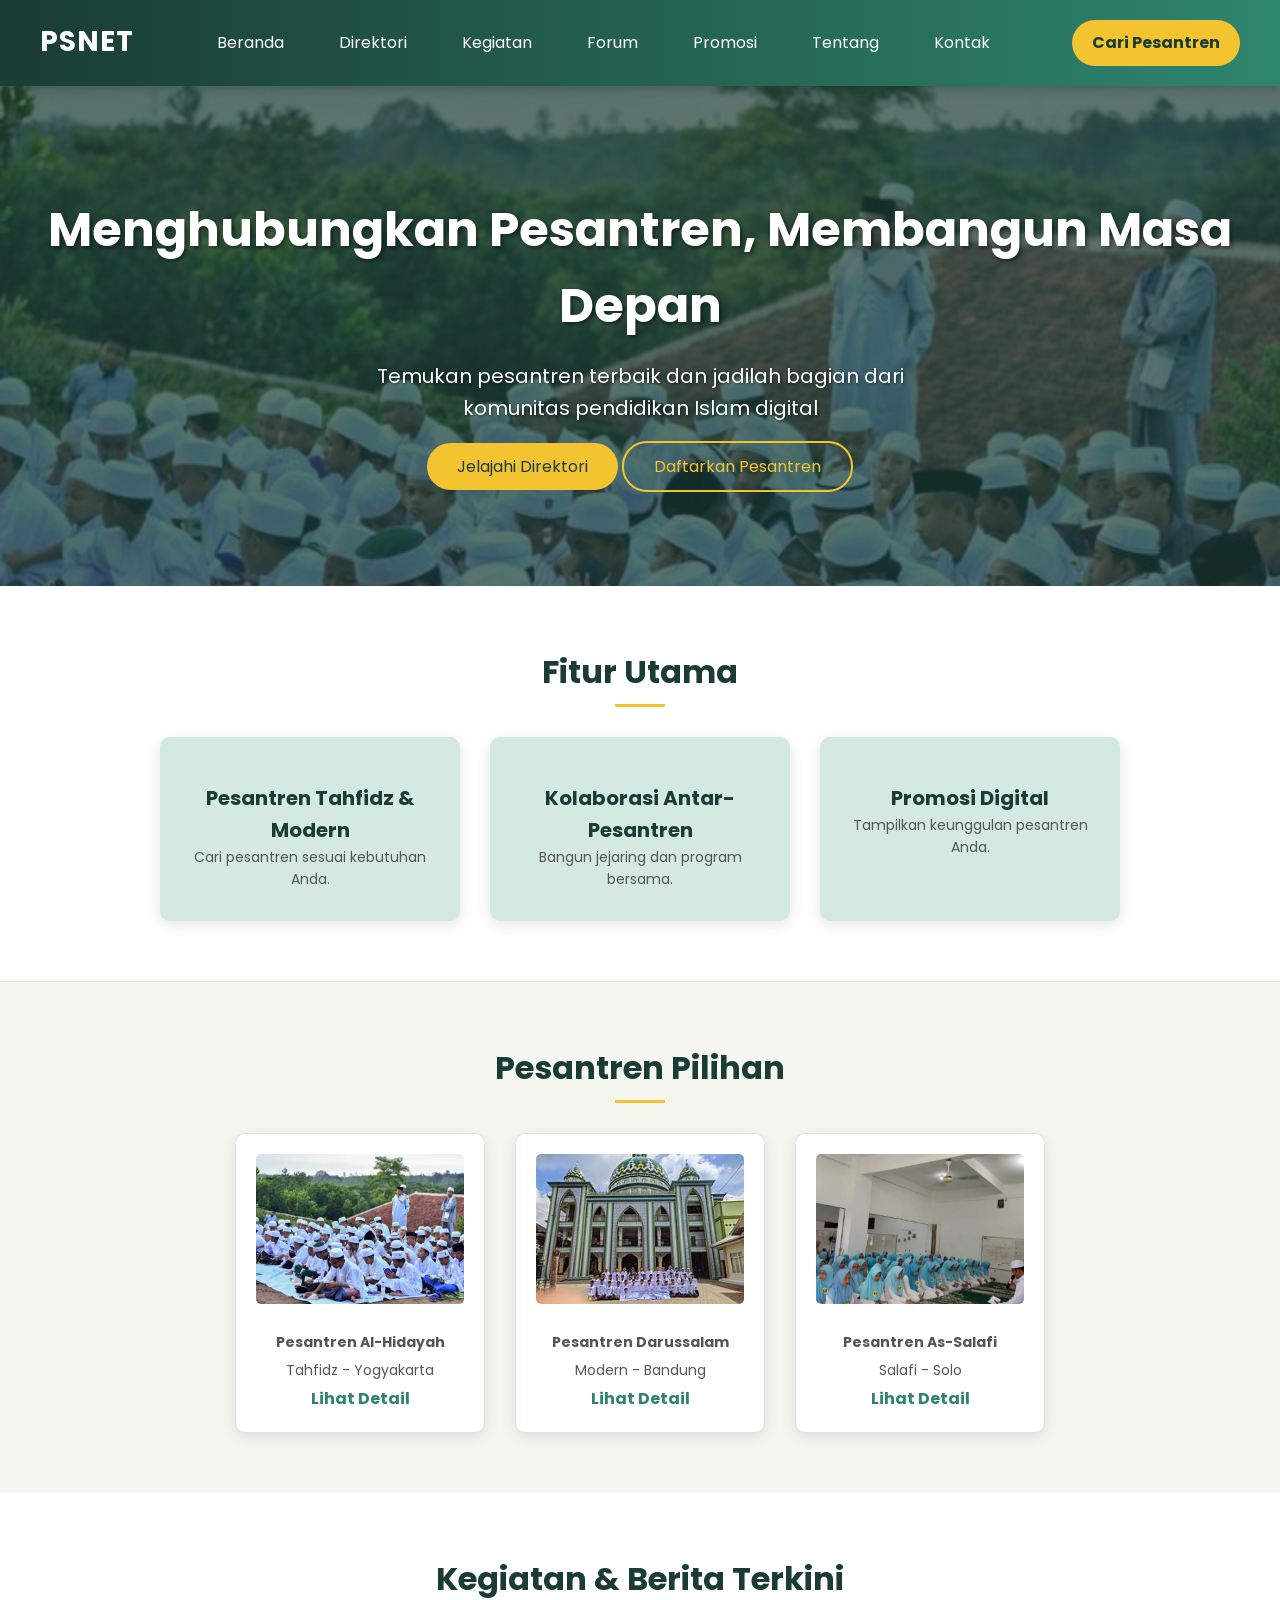
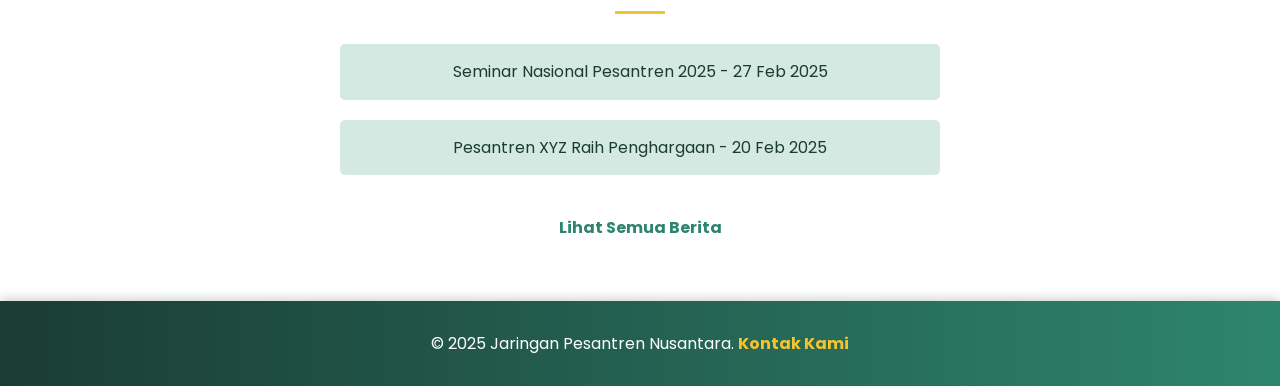
<file: index.html>
<!DOCTYPE html>
<html lang="id">
<head>
    <meta charset="UTF-8">
    <meta name="viewport" content="width=device-width, initial-scale=1.0">
    <title>Jaringan Pesantren Nusantara</title>
    <link href="https://fonts.googleapis.com/css2?family=Poppins:wght@400;700&display=swap" rel="stylesheet">
    <style>
        * { margin: 0; padding: 0; box-sizing: border-box; font-family: 'Poppins', sans-serif; }
        body { background-color: #f5f6f0; color: #333; line-height: 1.6; }
        header {
            background: linear-gradient(90deg, #1a3c34 0%, #2e856e 100%);
            padding: 20px 40px;
            display: flex;
            justify-content: space-between;
            align-items: center;
            box-shadow: 0 2px 10px rgba(0, 0, 0, 0.2);
            position: sticky;
            top: 0;
            z-index: 100;
        }
        header .logo { font-size: 28px; font-weight: 700; color: #fff; text-transform: uppercase; letter-spacing: 1px; }
        header nav ul { list-style: none; display: flex; gap: 25px; }
        header nav ul li a { color: #fff; text-decoration: none; font-size: 16px; padding: 8px 15px; border-radius: 5px; transition: background 0.3s, color 0.3s; }
        header nav ul li a:hover { background: #f4c430; color: #1a3c34; }
        .cta-btn { background-color: #f4c430; padding: 10px 20px; border-radius: 25px; color: #1a3c34; font-weight: bold; text-decoration: none; transition: transform 0.3s; }
        .cta-btn:hover { transform: scale(1.05); }
        .hero {
            background: url('img/bg.jpg') no-repeat center;
            background-size: cover;
            background-attachment: fixed;
            height: 500px;
            min-height: 50vh;
            display: flex;
            flex-direction: column;
            justify-content: center;
            align-items: center;
            text-align: center;
            color: #fff;
            position: relative;
            padding: 0 20px;
        }
        .hero::before {
            content: '';
            position: absolute;
            top: 0;
            left: 0;
            width: 100%;
            height: 100%;
            background: rgba(26, 60, 52, 0.7);
            z-index: 1;
        }
        .hero h1, .hero p, .hero .btn { position: relative; z-index: 2; }
        .hero h1 { font-size: 48px; font-weight: 700; text-shadow: 2px 2px 4px rgba(0, 0, 0, 0.5); margin-bottom: 15px; }
        .hero p { font-size: 20px; max-width: 600px; margin-bottom: 30px; text-shadow: 1px 1px 3px rgba(0, 0, 0, 0.5); }
        .hero .btn { padding: 12px 30px; font-size: 16px; text-decoration: none; border-radius: 25px; transition: transform 0.3s, background 0.3s; }
        .btn-primary { background-color: #f4c430; color: #1a3c34; } /* Perbaikan typo */
        .btn-secondary { background: transparent; border: 2px solid #f4c430; color: #f4c430; }
        .hero .btn:hover { transform: scale(1.1); }
        .features { padding: 60px 40px; text-align: center; background: #fff; border-bottom: 1px solid #d4e9e2; }
        .features h2 { font-size: 32px; color: #1a3c34; margin-bottom: 40px; position: relative; }
        .features h2::after { content: ''; width: 50px; height: 3px; background: #f4c430; position: absolute; bottom: -10px; left: 50%; transform: translateX(-50%); }
        .feature-grid { display: flex; justify-content: center; gap: 30px; flex-wrap: wrap; }
        .feature-item { background: #d4e9e2; padding: 30px; width: 300px; border-radius: 10px; box-shadow: 0 4px 15px rgba(0, 0, 0, 0.1); transition: transform 0.3s; }
        .feature-item:hover { transform: translateY(-10px); }
        .feature-item h3 { margin-top: 15px; color: #1a3c34; font-size: 20px; }
        .feature-item p { font-size: 14px; color: #555; }
        .directory { padding: 60px 40px; text-align: center; background: #f5f6f0; }
        .directory h2 { font-size: 32px; color: #1a3c34; margin-bottom: 40px; position: relative; }
        .directory h2::after { content: ''; width: 50px; height: 3px; background: #f4c430; position: absolute; bottom: -10px; left: 50%; transform: translateX(-50%); }
        .directory-grid { display: flex; justify-content: center; gap: 30px; flex-wrap: wrap; }
        .directory-card { background: #fff; border: 1px solid #d4e9e2; width: 250px; padding: 20px; border-radius: 10px; box-shadow: 0 4px 15px rgba(0, 0, 0, 0.1); transition: transform 0.3s; }
        .directory-card:hover { transform: translateY(-10px); }
        .directory-card img { width: 100%; height: 150px; object-fit: cover; border-radius: 5px; margin-bottom: 15px; }
        .directory-card p { margin: 5px 0; font-size: 14px; color: #555; }
        .directory-card a { color: #2e856e; text-decoration: none; font-weight: bold; transition: color 0.3s; }
        .directory-card a:hover { color: #f4c430; }
        .news { padding: 60px 40px; text-align: center; background: #fff; }
        .news h2 { font-size: 32px; color: #1a3c34; margin-bottom: 40px; position: relative; }
        .news h2::after { content: ''; width: 50px; height: 3px; background: #f4c430; position: absolute; bottom: -10px; left: 50%; transform: translateX(-50%); }
        .news-item { max-width: 600px; margin: 20px auto; padding: 15px; background: #d4e9e2; border-radius: 5px; font-size: 16px; color: #1a3c34; }
        .news a { display: inline-block; margin-top: 20px; color: #2e856e; text-decoration: none; font-weight: bold; transition: color 0.3s; }
        .news a:hover { color: #f4c430; }
        footer { background: linear-gradient(90deg, #1a3c34 0%, #2e856e 100%); color: #fff; padding: 30px; text-align: center; box-shadow: 0 -2px 10px rgba(0, 0, 0, 0.2); }
        footer a { color: #f4c430; text-decoration: none; font-weight: bold; transition: color 0.3s; }
        footer a:hover { color: #fff; }
        @media (max-width: 768px) {
            header { flex-direction: column; padding: 15px; }
            header nav ul { margin-top: 15px; flex-wrap: wrap; justify-content: center; }
            .hero { height: 400px; background-attachment: scroll; }
            .hero h1 { font-size: 32px; }
            .hero p { font-size: 16px; }
            .feature-item, .directory-card { width: 100%; max-width: 300px; }
        }
    </style>
        <script>
            function searchPesantren() {
                const searchInput = document.getElementById('search-input').value.trim();
                if (searchInput) {
                    // Redirect ke halaman pencarian dengan query
                    window.location.href = `direktori.html?search=${encodeURIComponent(searchInput)}`;
                } else {
                    alert('Silakan masukkan nama pesantren yang ingin dicari.');
                }
            }
        </script>   
</head>
<body>
    <header>
        <div class="logo">PSNet</div>
        <nav>
            <ul>
                <li><a href="index.html">Beranda</a></li>
                <li><a href="direktori.html">Direktori</a></li>
                <li><a href="kegiatan.html">Kegiatan</a></li>
                <li><a href="forum.html">Forum</a></li>
                <li><a href="promosi.html">Promosi</a></li>
                <li><a href="tentang.html">Tentang</a></li>
                <li><a href="kontak.html">Kontak</a></li>
            </ul>
        </nav>

        <a href="cari.html" class="cta-btn">Cari Pesantren</a>
    </header>

    <section class="hero">
        <h1>Menghubungkan Pesantren, Membangun Masa Depan</h1>
        <p>Temukan pesantren terbaik dan jadilah bagian dari komunitas pendidikan Islam digital</p>
        <div>
            <a href="direktori.html" class="btn btn-primary">Jelajahi Direktori</a>
            <a href="kontak.html" class="btn btn-secondary">Daftarkan Pesantren</a>
        </div>
    </section>
    <section class="features">
        <h2>Fitur Utama</h2>
        <div class="feature-grid">
            <div class="feature-item"><h3>Pesantren Tahfidz & Modern</h3><p>Cari pesantren sesuai kebutuhan Anda.</p></div>
            <div class="feature-item"><h3>Kolaborasi Antar-Pesantren</h3><p>Bangun jejaring dan program bersama.</p></div>
            <div class="feature-item"><h3>Promosi Digital</h3><p>Tampilkan keunggulan pesantren Anda.</p></div>
        </div>
    </section>
    <section class="directory">
        <h2>Pesantren Pilihan</h2>
        <div class="directory-grid">
            <div class="directory-card"><img src="img/bg.jpg" alt="Pesantren"><p><strong>Pesantren Al-Hidayah</strong></p><p>Tahfidz - Yogyakarta</p><a href="direktori.html">Lihat Detail</a></div>
            <div class="directory-card"><img src="img/darussalam.jpg" alt="Pesantren"><p><strong>Pesantren Darussalam</strong></p><p>Modern - Bandung</p><a href="direktori.html">Lihat Detail</a></div>
            <div class="directory-card"><img src="img/assalafi.webp" alt="Pesantren"><p><strong>Pesantren As-Salafi</strong></p><p>Salafi - Solo</p><a href="direktori.html">Lihat Detail</a></div>
        </div>
    </section>
    <section class="news">
        <h2>Kegiatan & Berita Terkini</h2>
        <div class="news-item">Seminar Nasional Pesantren 2025 - 27 Feb 2025</div>
        <div class="news-item">Pesantren XYZ Raih Penghargaan - 20 Feb 2025</div>
        <a href="kegiatan.html">Lihat Semua Berita</a>
    </section>
    <footer>
        <p>© 2025 Jaringan Pesantren Nusantara. <a href="kontak.html">Kontak Kami</a></p>
    </footer>
</body>
</html>
</file>
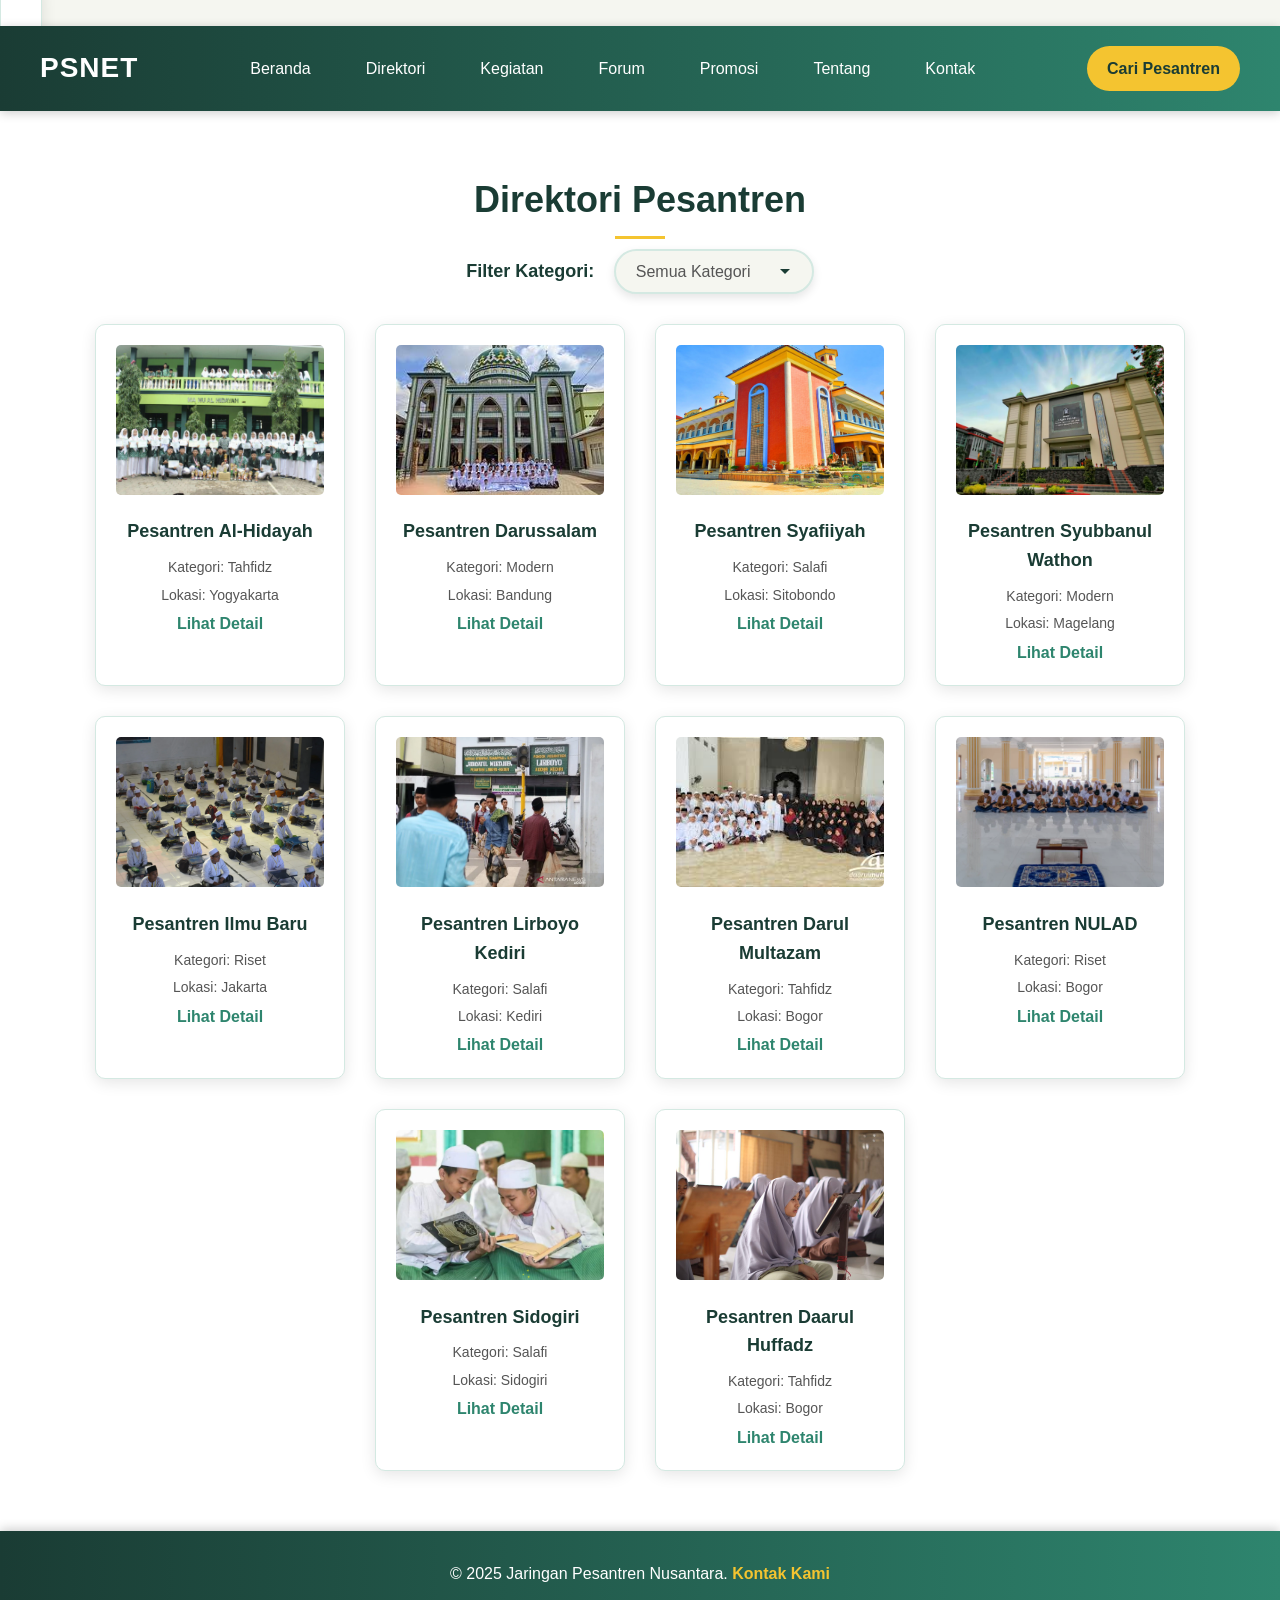
<file: direktori.html>
<!DOCTYPE html>
<html lang="id">
<head>
    <meta charset="UTF-8">
    <meta name="viewport" content="width=device-width, initial-scale=1.0">
    <title>Direktori Pesantren</title>
    <a href="detailpondok.php?id=1" class="directory-card" data-category="tahfidz">
        <!-- konten card -->
    </a>
    <style>
        * { margin: 0; padding: 0; box-sizing: border-box; font-family: 'Poppins', sans-serif; }
        body { background-color: #f5f6f0; color: #333; line-height: 1.6; }
        header { background: linear-gradient(90deg, #1a3c34 0%, #2e856e 100%); padding: 20px 40px; display: flex; justify-content: space-between; align-items: center; box-shadow: 0 2px 10px rgba(0, 0, 0, 0.2); position: sticky; top: 0; z-index: 100; }
        header .logo { font-size: 28px; font-weight: 700; color: #fff; text-transform: uppercase; letter-spacing: 1px; }
        header nav ul { list-style: none; display: flex; gap: 25px; }
        header nav ul li a { color: #fff; text-decoration: none; font-size: 16px; padding: 8px 15px; border-radius: 5px; transition: background 0.3s, color 0.3s; }
        header nav ul li a:hover { background: #f4c430; color: #1a3c34; }
        .cta-btn { background-color: #f4c430; padding: 10px 20px; border-radius: 25px; color: #1a3c34; font-weight: bold; text-decoration: none; transition: transform 0.3s; }
        .cta-btn:hover { transform: scale(1.05); }
        .directory { padding: 60px 40px; text-align: center; background: #fff; }
        .directory h1 { font-size: 36px; color: #1a3c34; margin-bottom: 20px; position: relative; }
        .directory h1::after { content: ''; width: 50px; height: 3px; background: #f4c430; position: absolute; bottom: -10px; left: 50%; transform: translateX(-50%); }
        .filter-section {
            margin-bottom: 30px;
            text-align: center;
        }
        .filter-section label {
            font-size: 18px;
            color: #1a3c34;
            margin-right: 15px;
            font-weight: 600;
        }
        .filter-section select {
            padding: 12px 20px;
            font-size: 16px;
            border-radius: 25px;
            border: 2px solid #d4e9e2;
            background: #f5f6f0;
            color: #555;
            box-shadow: 0 4px 10px rgba(0, 0, 0, 0.1);
            transition: all 0.3s ease;
            outline: none;
            appearance: none;
            -webkit-appearance: none;
            -moz-appearance: none;
            background-image: url('data:image/svg+xml;utf8,<svg fill="%231a3c34" height="24" viewBox="0 0 24 24" width="24" xmlns="http://www.w3.org/2000/svg"><path d="M7 10l5 5 5-5z"/></svg>');
            background-repeat: no-repeat;
            background-position: right 15px center;
            cursor: pointer;
            width: 200px;
        }
        .filter-section select:hover, .filter-section select:focus {
            border-color: #f4c430;
            box-shadow: 0 6px 15px rgba(244, 196, 48, 0.3);
            background-color: #fff;
            color: #1a3c34;
        }
        .directory-grid { display: flex; justify-content: center; gap: 30px; flex-wrap: wrap; }
        .directory-card { background: #fff; border: 1px solid #d4e9e2; width: 250px; padding: 20px; border-radius: 10px; box-shadow: 0 4px 15px rgba(0, 0, 0, 0.1); transition: transform 0.3s; }
        .directory-card:hover { transform: translateY(-10px); }
        .directory-card img { width: 100%; height: 150px; object-fit: cover; border-radius: 5px; margin-bottom: 15px; }
        .directory-card h3 { font-size: 18px; color: #1a3c34; margin-bottom: 10px; }
        .directory-card p { font-size: 14px; color: #555; margin: 5px 0; }
        .directory-card a { color: #2e856e; text-decoration: none; font-weight: bold; transition: color 0.3s; }
        .directory-card a:hover { color: #f4c430; }
        footer { background: linear-gradient(90deg, #1a3c34 0%, #2e856e 100%); color: #fff; padding: 30px; text-align: center; box-shadow: 0 -2px 10px rgba(0, 0, 0, 0.2); }
        footer a { color: #f4c430; text-decoration: none; font-weight: bold; transition: color 0.3s; }
        footer a:hover { color: #fff; }
        @media (max-width: 768px) {
            header { flex-direction: column; padding: 15px; }
            header nav ul { margin-top: 15px; flex-wrap: wrap; justify-content: center; }
            .directory-card { width: 100%; max-width: 300px; }
            .filter-section select {
                width: 100%;
                max-width: 250px;
                margin-top: 10px;
            }
            .filter-section label {
                display: block;
                margin-right: 0;
                margin-bottom: 5px;
            }
        }
    </style>
</head>
<body>
    <header>
        <div class="logo">PSNet</div>
        <nav>
            <ul>
                <li><a href="index.html">Beranda</a></li>
                <li><a href="direktori.html">Direktori</a></li>
                <li><a href="kegiatan.html">Kegiatan</a></li>
                <li><a href="forum.html">Forum</a></li>
                <li><a href="promosi.html">Promosi</a></li>
                <li><a href="tentang.html">Tentang</a></li>
                <li><a href="kontak.html">Kontak</a></li>
            </ul>
        </nav>
        <a href="cari.html" class="cta-btn">Cari Pesantren</a>
    </header>
    <section class="directory">
        <h1>Direktori Pesantren</h1>
        <div class="filter-section">
            <label for="category">Filter Kategori:</label>
            <select id="category" onchange="filterPesantren()">
                <option value="all">Semua Kategori</option>
                <option value="tahfidz">Tahfidz</option>
                <option value="riset">Riset</option>
                <option value="salafi">Salafi</option>
                <option value="modern">Modern</option>
            </select>
        </div>
        <div class="directory-grid" id="pesantren-list">
            <div class="directory-card" data-category="tahfidz"><img src="img/alhidayah.png" alt="Pesantren"><h3>Pesantren Al-Hidayah</h3><p>Kategori: Tahfidz</p><p>Lokasi: Yogyakarta</p><a href="https://alhidayah.id/">Lihat Detail</a></div>
            <div class="directory-card" data-category="modern"><img src="img/darussalam.jpg" alt="Pesantren"><h3>Pesantren Darussalam</h3><p>Kategori: Modern</p><p>Lokasi: Bandung</p><a href="http://localhost/PSNet/webpesantren/detail.html?id=2">Lihat Detail</a></div>
            <div class="directory-card" data-category="salafi"><img src="img/syafiiyah.jpg" alt="Pesantren"><h3>Pesantren Syafiiyah</h3><p>Kategori: Salafi</p><p>Lokasi: Sitobondo</p><a href="https://www.instagram.com/salafiyah_syafiiyah/">Lihat Detail</a></div>
            <div class="directory-card" data-category="modern"><img src="img/swprofil.png" alt="Pesantren"><h3>Pesantren Syubbanul Wathon</h3><p>Kategori: Modern</p><p>Lokasi: Magelang</p><a href="https://www.syubbanulwathon.or.id/">Lihat Detail</a></div>
            <div class="directory-card" data-category="riset"><img src="img/ilmubaru.webp" alt="Pesantren"><h3>Pesantren Ilmu Baru</h3><p>Kategori: Riset</p><p>Lokasi: Jakarta</p><a href="#">Lihat Detail</a></div>
            <div class="directory-card" data-category="salafi"><img src="img/lirboyo.webp" alt="Pesantren"><h3>Pesantren Lirboyo Kediri</h3><p>Kategori: Salafi</p><p>Lokasi: Kediri</p><a href="#">Lihat Detail</a></div>
            <div class="directory-card" data-category="tahfidz"><img src="img/darulmultazam.jpg" alt="Pesantren"><h3>Pesantren Darul Multazam</h3><p>Kategori: Tahfidz</p><p>Lokasi: Bogor</p><a href="#">Lihat Detail</a></div>
            <div class="directory-card" data-category="riset"><img src="img/nulad.webp" alt="Pesantren"><h3>Pesantren NULAD</h3><p>Kategori: Riset</p><p>Lokasi: Bogor</p><a href="#">Lihat Detail</a></div>
            <div class="directory-card" data-category="salafi"><img src="img/sidogiri.png" alt="Pesantren"><h3>Pesantren Sidogiri</h3><p>Kategori: Salafi</p><p>Lokasi: Sidogiri</p><a href="#">Lihat Detail</a></div>
            <div class="directory-card" data-category="tahfidz"><img src="img/darulhufadz.jpg" alt="Pesantren"><h3>Pesantren Daarul Huffadz</h3><p>Kategori: Tahfidz</p><p>Lokasi: Bogor</p><a href="#">Lihat Detail</a></div>
        </div>
    </section>
    <footer>
        <p>© 2025 Jaringan Pesantren Nusantara. <a href="kontak.html">Kontak Kami</a></p>
    </footer>
    <script>
        function filterPesantren() {
            const category = document.getElementById('category').value;
            const cards = document.querySelectorAll('.directory-card');
            cards.forEach(card => {
                const cardCategory = card.getAttribute('data-category');
                card.style.display = (category === 'all' || cardCategory === category) ? 'block' : 'none';
            });
        }
    </script>
</body>
</html>
</file>
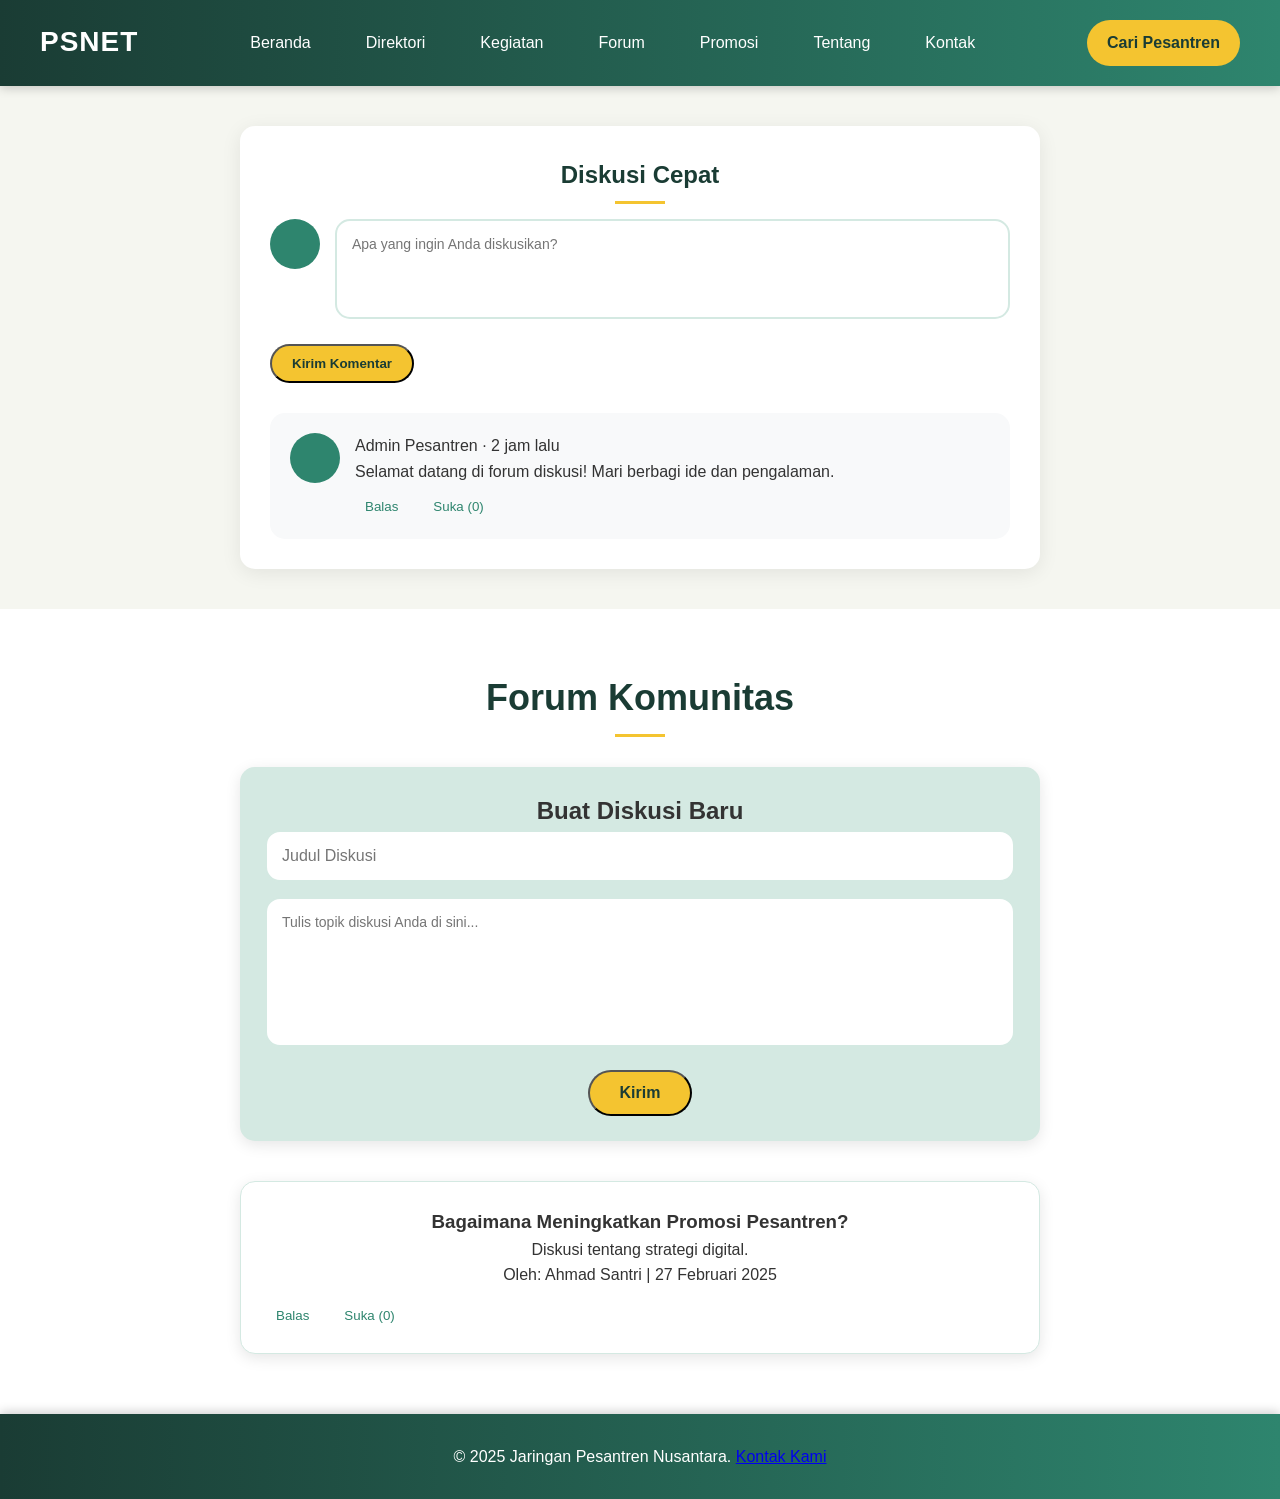
<file: forum.html>
<!DOCTYPE html>
<html lang="id">
<head>
    <meta charset="UTF-8">
    <meta name="viewport" content="width=device-width, initial-scale=1.0">
    <title>Forum Komunitas PSNet</title>
    <style>
        /* Gaya Umum */
        * { 
            margin: 0; 
            padding: 0; 
            box-sizing: border-box; 
            font-family: 'Poppins', sans-serif; 
        }
        
        body { 
            background-color: #f5f6f0; 
            color: #333; 
            line-height: 1.6; 
        }
        
        /* Header */
        header { 
            background: linear-gradient(90deg, #1a3c34 0%, #2e856e 100%); 
            padding: 20px 40px; 
            display: flex; 
            justify-content: space-between; 
            align-items: center; 
            box-shadow: 0 2px 10px rgba(0, 0, 0, 0.2); 
            position: sticky; 
            top: 0; 
            z-index: 100; 
        }
        
        header .logo { 
            font-size: 28px; 
            font-weight: 700; 
            color: #fff; 
            text-transform: uppercase; 
            letter-spacing: 1px; 
        }
        
        header nav ul { 
            list-style: none; 
            display: flex; 
            gap: 25px; 
        }
        
        header nav ul li a { 
            color: #fff; 
            text-decoration: none; 
            font-size: 16px; 
            padding: 8px 15px; 
            border-radius: 5px; 
            transition: background 0.3s, color 0.3s; 
        }
        
        header nav ul li a:hover { 
            background: #f4c430; 
            color: #1a3c34; 
        }
        
        .cta-btn { 
            background-color: #f4c430; 
            padding: 10px 20px; 
            border-radius: 25px; 
            color: #1a3c34; 
            font-weight: bold; 
            text-decoration: none; 
            transition: transform 0.3s; 
        }
        
        .cta-btn:hover { 
            transform: scale(1.05); 
        }
        
        /* Diskusi Cepat */
        .diskusi-cepat {
            max-width: 800px;
            margin: 40px auto;
            background: #fff;
            padding: 30px;
            border-radius: 15px;
            box-shadow: 0 4px 20px rgba(0, 0, 0, 0.08);
        }
        
        .diskusi-header {
            font-size: 24px;
            color: #1a3c34;
            margin-bottom: 25px;
            text-align: center;
            position: relative;
        }
        
        .diskusi-header::after {
            content: '';
            width: 50px;
            height: 3px;
            background: #f4c430;
            position: absolute;
            bottom: -10px;
            left: 50%;
            transform: translateX(-50%);
        }
        
        .diskusi-form {
            display: flex;
            gap: 15px;
            margin-bottom: 25px;
        }
        
        .avatar {
            width: 50px;
            height: 50px;
            border-radius: 50%;
            background: #2e856e;
            flex-shrink: 0;
        }
        
        .input-judul {
            width: 100%;
            padding: 15px;
            border: 2px solid #d4e9e2;
            border-radius: 15px;
            font-size: 16px;
            margin-bottom: 15px;
        }

        .input-komentar {
            flex-grow: 1;
            padding: 15px;
            border: 2px solid #d4e9e2;
            border-radius: 15px;
            resize: none;
            min-height: 100px;
            font-size: 14px;
        }
        
        .daftar-komentar {
            display: flex;
            flex-direction: column;
            gap: 20px;
            margin-top: 30px;
        }
        
        .komentar {
            display: flex;
            gap: 15px;
            padding: 20px;
            background: #f8f9fa;
            border-radius: 15px;
            transition: transform 0.3s;
            position: relative;
        }
        
        .balasan {
            margin-left: 40px;
            border-left: 2px solid #e1e8ed;
            padding-left: 20px;
        }
        
        .reply-form {
            margin-top: 15px;
            display: none;
        }
        
        .aksi-komentar {
            display: flex;
            gap: 15px;
            margin-top: 10px;
            align-items: center;
        }
        
        .tombol-aksi {
            color: #2e856e;
            cursor: pointer;
            background: none;
            border: none;
            padding: 5px 10px;
            border-radius: 5px;
            transition: all 0.3s;
        }
        
        .tombol-aksi:hover {
            background: #d4e9e2;
        }
        
        /* Forum Utama */
        .forum { 
            padding: 60px 40px; 
            text-align: center; 
            background: #fff; 
        }
        
        .forum h1 { 
            font-size: 36px; 
            color: #1a3c34; 
            margin-bottom: 40px; 
            position: relative; 
        }
        
        .forum h1::after { 
            content: ''; 
            width: 50px; 
            height: 3px; 
            background: #f4c430; 
            position: absolute; 
            bottom: -10px; 
            left: 50%; 
            transform: translateX(-50%); 
        }
        
        .new-thread { 
            max-width: 800px; 
            margin: 0 auto 40px; 
            background: #d4e9e2; 
            padding: 25px; 
            border-radius: 15px; 
            box-shadow: 0 4px 15px rgba(0, 0, 0, 0.1); 
            width: 100%; /* Tambahkan ini */      
        }

        .new-thread .input-komentar {
            width: 100%;
            min-height: 150px; /* Tinggi minimal lebih besar */
            margin-bottom: 15px;
        }

        .new-thread .cta-btn {
            width: auto;
            padding: 12px 30px;
            font-size: 16px;
        }
        
        .thread-list { 
            max-width: 800px; 
            margin: 0 auto; 
            display: flex; 
            flex-direction: column; 
            gap: 30px; 
        }
        
        .thread-card { 
            background: #fff; 
            border: 1px solid #d4e9e2; 
            border-radius: 15px; 
            padding: 25px; 
            box-shadow: 0 4px 15px rgba(0, 0, 0, 0.1); 
            transition: transform 0.3s; 
        }
        
        .thread-card:hover { 
            transform: translateY(-5px); 
        }
        
        .thread-actions {
            display: flex;
            gap: 15px;
            margin-top: 15px;
        }
        
        /* Footer */
        footer { 
            background: linear-gradient(90deg, #1a3c34 0%, #2e856e 100%); 
            color: #fff; 
            padding: 30px; 
            text-align: center; 
            box-shadow: 0 -2px 10px rgba(0, 0, 0, 0.2); 
        }
        
        /* Responsif */
        @media (max-width: 768px) {
            header { 
                flex-direction: column; 
                padding: 15px; 
            }
            
            header nav ul { 
                margin-top: 15px; 
                flex-wrap: wrap; 
                justify-content: center; 
                gap: 10px;
            }
            
            .diskusi-cepat,
            .new-thread { 
                padding: 20px; 
                margin: 20px 15px;
            }
            
            .diskusi-form {
                flex-direction: column;
            }
            
            .avatar {
                align-self: center;
            }
            
            .balasan {
                margin-left: 20px;
            }
        }
    </style>
</head>
<body>
    <header>
        <div class="logo">PSNet</div>
        <nav>
            <ul>
                <li><a href="index.html">Beranda</a></li>
                <li><a href="direktori.html">Direktori</a></li>
                <li><a href="kegiatan.html">Kegiatan</a></li>
                <li><a href="forum.html">Forum</a></li>
                <li><a href="promosi.html">Promosi</a></li>
                <li><a href="tentang.html">Tentang</a></li>
                <li><a href="kontak.html">Kontak</a></li>
            </ul>
        </nav>
        <a href="cari.html" class="cta-btn">Cari Pesantren</a>
    </header>

    <!-- Diskusi Cepat -->
    <section class="diskusi-cepat">
        <h2 class="diskusi-header">Diskusi Cepat</h2>
        <div class="diskusi-form">
            <div class="avatar"></div>
            <textarea class="input-komentar" placeholder="Apa yang ingin Anda diskusikan?" id="input-komentar"></textarea>
        </div>
        <button onclick="tambahKomentar()" class="cta-btn">Kirim Komentar</button>
        
        <div class="daftar-komentar" id="daftar-komentar">
            <!-- Contoh Komentar -->
            <div class="komentar">
                <div class="avatar"></div>
                <div class="konten-komentar">
                    <div class="info-komentar">
                        <span class="penulis">Admin Pesantren</span>
                        <span class="waktu">· 2 jam lalu</span>
                    </div>
                    <p>Selamat datang di forum diskusi! Mari berbagi ide dan pengalaman.</p>
                    <div class="aksi-komentar">
                        <button class="tombol-aksi" onclick="toggleReplyForm(this)">Balas</button>
                        <button class="tombol-aksi" onclick="sukaKomentar(this)">Suka <span>(0)</span></button>
                    </div>
                    <div class="reply-form">
                        <textarea class="input-komentar" placeholder="Tulis balasan Anda..."></textarea>
                        <button class="cta-btn mini" onclick="kirimBalasan(this)">Kirim</button>
                    </div>
                </div>
            </div>
        </div>
    </section>

    <!-- Forum Utama -->
    <section class="forum">
        <h1>Forum Komunitas</h1>
        <div class="new-thread">
            <h2>Buat Diskusi Baru</h2>
            <input type="text" class="input-judul" id="thread-title" placeholder="Judul Diskusi">
            <textarea class="input-komentar" id="thread-input" placeholder="Tulis topik diskusi Anda di sini..."></textarea>
            <button class="cta-btn" onclick="addThread()">Kirim</button>
        </div>
        <div class="thread-list" id="thread-list">
            <!-- Contoh Thread -->
            <div class="thread-card">
                <h3>Bagaimana Meningkatkan Promosi Pesantren?</h3>
                <p>Diskusi tentang strategi digital.</p>
                <div class="meta">Oleh: Ahmad Santri | 27 Februari 2025</div>
                <div class="thread-actions">
                    <button class="tombol-aksi" onclick="toggleThreadReply(this)">Balas</button>
                    <button class="tombol-aksi" onclick="sukaThread(this)">Suka <span>(0)</span></button>
                </div>
                <div class="reply-form">
                    <textarea class="input-komentar" placeholder="Tulis balasan Anda..."></textarea>
                    <button class="cta-btn mini" onclick="kirimBalasanThread(this)">Kirim</button>
                </div>
                <div class="balasan-container"></div>
            </div>
        </div>
    </section>

    <footer>
        <p>© 2025 Jaringan Pesantren Nusantara. <a href="kontak.html">Kontak Kami</a></p>
    </footer>

    <script>
        // ================== DISKUSI CEPAT ==================
        function tambahKomentar() {
            const input = document.getElementById('input-komentar');
            const komentar = input.value.trim();
            if(!komentar) {
                alert('Silakan tulis komentar terlebih dahulu!');
                return;
            }
            
            const waktu = new Date().toLocaleDateString('id-ID', {
                day: 'numeric',
                month: 'long',
                year: 'numeric',
                hour: '2-digit',
                minute: '2-digit'
            });
            
            const komentarBaru = document.createElement('div');
            komentarBaru.className = 'komentar';
            komentarBaru.innerHTML = `
                <div class="avatar"></div>
                <div class="konten-komentar">
                    <div class="info-komentar">
                        <span class="penulis">Pengguna</span>
                        <span class="waktu">· ${waktu}</span>
                    </div>
                    <p>${komentar}</p>
                    <div class="aksi-komentar">
                        <button class="tombol-aksi" onclick="toggleReplyForm(this)">Balas</button>
                        <button class="tombol-aksi" onclick="sukaKomentar(this)">Suka <span>(0)</span></button>
                    </div>
                    <div class="reply-form">
                        <textarea class="input-komentar" placeholder="Tulis balasan Anda..."></textarea>
                        <button class="cta-btn mini" onclick="kirimBalasan(this)">Kirim</button>
                    </div>
                </div>
            `;
            
            document.getElementById('daftar-komentar').prepend(komentarBaru);
            input.value = '';
        }

        function toggleReplyForm(button) {
            const form = button.parentElement.parentElement.querySelector('.reply-form');
            form.style.display = form.style.display === 'block' ? 'none' : 'block';
        }

        function kirimBalasan(button) {
            const form = button.parentElement;
            const textarea = form.querySelector('textarea');
            const balasan = textarea.value.trim();
            
            if(!balasan) return;
            
            const waktu = new Date().toLocaleTimeString('id-ID', { 
                hour: '2-digit', 
                minute: '2-digit' 
            });
            
            const komentarBaru = document.createElement('div');
            komentarBaru.className = 'komentar balasan';
            komentarBaru.innerHTML = `
                <div class="avatar"></div>
                <div class="konten-komentar">
                    <div class="info-komentar">
                        <span class="penulis">Pengguna</span>
                        <span class="waktu">· ${waktu}</span>
                    </div>
                    <p>${balasan}</p>
                    <div class="aksi-komentar">
                        <button class="tombol-aksi" onclick="sukaKomentar(this)">Suka <span>(0)</span></button>
                    </div>
                </div>
            `;
            
            form.parentElement.appendChild(komentarBaru);
            textarea.value = '';
            form.style.display = 'none';
        }

        function sukaKomentar(button) {
            const counter = button.querySelector('span');
            let jumlah = parseInt(counter.textContent) || 0;
            counter.textContent = `(${jumlah + 1})`;
        }

        // ================== FORUM UTAMA ==================
        function addThread() {
            const threadTitle = document.getElementById('thread-title').value.trim();
            const threadInput = document.getElementById('thread-input');
            const threadText = threadInput.value.trim();

            if (threadTitle === '') { 
                alert('Silakan tulis judul terlebih dahulu!'); 
                return; 
            }

            if (threadText === '') { 
                alert('Silakan tulis topik terlebih dahulu!'); 
                return; 
            }
            
            const newThread = document.createElement('div');
            newThread.className = 'thread-card';
            newThread.innerHTML = `
                <h3>${threadTitle}</h3>
                <p>${threadText}</p>
                <p>Diskusi baru yang Anda buat.</p>
                <div class="meta">Oleh: Pengguna | ${new Date().toLocaleDateString('id-ID')}</div>
                <div class="thread-actions">
                    <button class="tombol-aksi" onclick="toggleThreadReply(this)">Balas</button>
                    <button class="tombol-aksi" onclick="sukaThread(this)">Suka <span>(0)</span></button>
                </div>
                <div class="reply-form">
                    <textarea class="input-komentar" placeholder="Tulis balasan Anda..."></textarea>
                    <button class="cta-btn mini" onclick="kirimBalasanThread(this)">Kirim</button>
                </div>
                <div class="balasan-container"></div>
            `;
            
            document.getElementById('thread-list').prepend(newThread);
            document.getElementById('thread-title').value = '';
            threadInput.value = '';
            alert('Thread berhasil ditambahkan!');
        }

        function toggleThreadReply(button) {
            const form = button.parentElement.parentElement.querySelector('.reply-form');
            form.style.display = form.style.display === 'block' ? 'none' : 'block';
        }

        function kirimBalasanThread(button) {
            const form = button.parentElement;
            const textarea = form.querySelector('textarea');
            const balasan = textarea.value.trim();
            
            if(!balasan) return;
            
            const waktu = new Date().toLocaleTimeString('id-ID', { 
                hour: '2-digit', 
                minute: '2-digit' 
            });
            
            const balasanBaru = document.createElement('div');
            balasanBaru.className = 'komentar balasan';
            balasanBaru.innerHTML = `
                <div class="avatar"></div>
                <div class="konten-komentar">
                    <div class="info-komentar">
                        <span class="penulis">Pengguna</span>
                        <span class="waktu">· ${waktu}</span>
                    </div>
                    <p>${balasan}</p>
                    <div class="aksi-komentar">
                        <button class="tombol-aksi" onclick="sukaKomentar(this)">Suka <span>(0)</span></button>
                    </div>
                </div>
            `;
            
            form.parentElement.querySelector('.balasan-container').appendChild(balasanBaru);
            textarea.value = '';
            form.style.display = 'none';
        }

        function sukaThread(button) {
            const counter = button.querySelector('span');
            let jumlah = parseInt(counter.textContent) || 0;
            counter.textContent = `(${jumlah + 1})`;
        }
    </script>
</body>
</html>
</file>
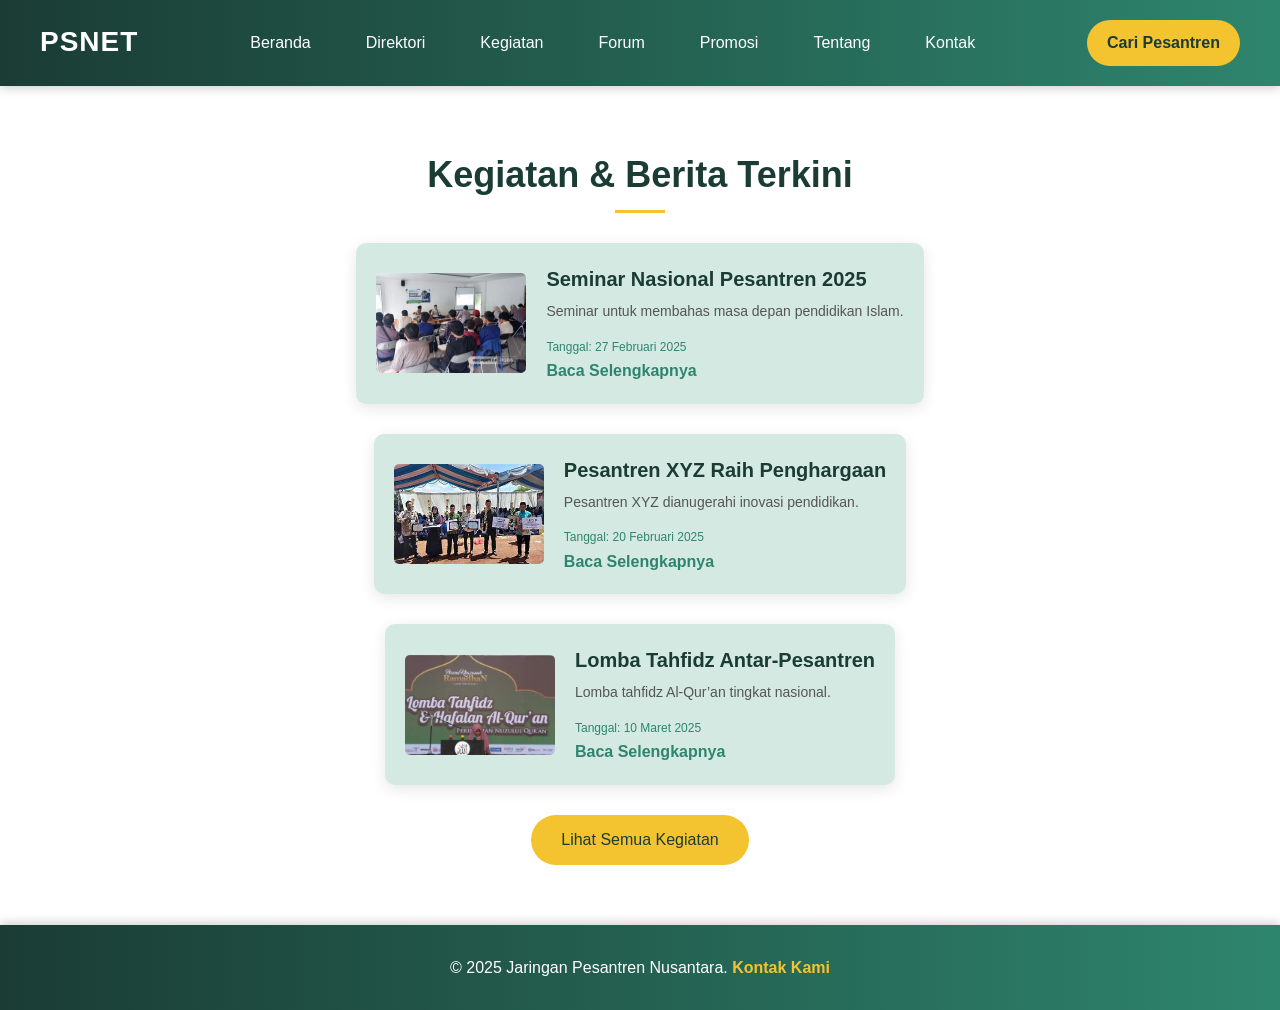
<file: kegiatan.html>
<!DOCTYPE html>
<html lang="id">
<head>
    <meta charset="UTF-8">
    <meta name="viewport" content="width=device-width, initial-scale=1.0">
    <title>Kegiatan & Berita</title>
    <style>
        * { margin: 0; padding: 0; box-sizing: border-box; font-family: 'Poppins', sans-serif; }
        body { background-color: #f5f6f0; color: #333; line-height: 1.6; }
        header { background: linear-gradient(90deg, #1a3c34 0%, #2e856e 100%); padding: 20px 40px; display: flex; justify-content: space-between; align-items: center; box-shadow: 0 2px 10px rgba(0, 0, 0, 0.2); position: sticky; top: 0; z-index: 100; }
        header .logo { font-size: 28px; font-weight: 700; color: #fff; text-transform: uppercase; letter-spacing: 1px; }
        header nav ul { list-style: none; display: flex; gap: 25px; }
        header nav ul li a { color: #fff; text-decoration: none; font-size: 16px; padding: 8px 15px; border-radius: 5px; transition: background 0.3s, color 0.3s; }
        header nav ul li a:hover { background: #f4c430; color: #1a3c34; }
        .cta-btn { background-color: #f4c430; padding: 10px 20px; border-radius: 25px; color: #1a3c34; font-weight: bold; text-decoration: none; transition: transform 0.3s; }
        .cta-btn:hover { transform: scale(1.05); }
        .events { padding: 60px 40px; text-align: center; background: #fff; }
        .events h1 { font-size: 36px; color: #1a3c34; margin-bottom: 40px; position: relative; }
        .events h1::after { content: ''; width: 50px; height: 3px; background: #f4c430; position: absolute; bottom: -10px; left: 50%; transform: translateX(-50%); }
        .event-grid { display: flex; flex-direction: column; align-items: center; gap: 30px; max-width: 800px; margin: 0 auto; }
        .event-card { background: #d4e9e2; border-radius: 10px; padding: 20px; display: flex; align-items: center; gap: 20px; box-shadow: 0 4px 15px rgba(0, 0, 0, 0.1); transition: transform 0.3s; }
        .event-card:hover { transform: translateY(-10px); }
        .event-card img { width: 150px; height: 100px; object-fit: cover; border-radius: 5px; }
        .event-content { text-align: left; flex-grow: 1; }
        .event-content h3 { font-size: 20px; color: #1a3c34; margin-bottom: 5px; }
        .event-content p { font-size: 14px; color: #555; margin-bottom: 10px; }
        .event-content span { font-size: 12px; color: #2e856e; }
        .event-content a { color: #2e856e; text-decoration: none; font-weight: bold; transition: color 0.3s; }
        .event-content a:hover { color: #f4c430; }
        .see-all-btn { display: inline-block; margin-top: 30px; padding: 12px 30px; background-color: #f4c430; color: #1a3c34; text-decoration: none; border-radius: 25px; transition: transform 0.3s; }
        .see-all-btn:hover { transform: scale(1.05); }
        footer { background: linear-gradient(90deg, #1a3c34 0%, #2e856e 100%); color: #fff; padding: 30px; text-align: center; box-shadow: 0 -2px 10px rgba(0, 0, 0, 0.2); }
        footer a { color: #f4c430; text-decoration: none; font-weight: bold; transition: color 0.3s; }
        footer a:hover { color: #fff; }
        @media (max-width: 768px) {
            header { flex-direction: column; padding: 15px; }
            header nav ul { margin-top: 15px; flex-wrap: wrap; justify-content: center; }
            .event-card { flex-direction: column; text-align: center; }
            .event-card img { width: 100%; max-width: 300px; }
        }
    </style>
</head>
<body>
    <header>
        <div class="logo">PSNet</div>
        <nav>
            <ul>
                <li><a href="index.html">Beranda</a></li>
                <li><a href="direktori.html">Direktori</a></li>
                <li><a href="kegiatan.html">Kegiatan</a></li>
                <li><a href="forum.html">Forum</a></li>
                <li><a href="promosi.html">Promosi</a></li>
                <li><a href="tentang.html">Tentang</a></li>
                <li><a href="kontak.html">Kontak</a></li>
            </ul>
        </nav>
        <a href="cari.html" class="cta-btn">Cari Pesantren</a>
    </header>
    <section class="events">
        <h1>Kegiatan & Berita Terkini</h1>
        <div class="event-grid" id="event-list">
            <div class="event-card"><img src="img/seminar.jpg" alt="Seminar"><div class="event-content"><h3>Seminar Nasional Pesantren 2025</h3><p>Seminar untuk membahas masa depan pendidikan Islam.</p><span>Tanggal: 27 Februari 2025</span><br><a href="#">Baca Selengkapnya</a></div></div>
            <div class="event-card"><img src="img/penghargaan.jpg" alt="Penghargaan"><div class="event-content"><h3>Pesantren XYZ Raih Penghargaan</h3><p>Pesantren XYZ dianugerahi inovasi pendidikan.</p><span>Tanggal: 20 Februari 2025</span><br><a href="#">Baca Selengkapnya</a></div></div>
            <div class="event-card"><img src="img/lomba.jpg" alt="Lomba"><div class="event-content"><h3>Lomba Tahfidz Antar-Pesantren</h3><p>Lomba tahfidz Al-Qur’an tingkat nasional.</p><span>Tanggal: 10 Maret 2025</span><br><a href="#">Baca Selengkapnya</a></div></div>
        </div>
        <a href="#" class="see-all-btn">Lihat Semua Kegiatan</a>
    </section>
    <footer>
        <p>© 2025 Jaringan Pesantren Nusantara. <a href="kontak.html">Kontak Kami</a></p>
    </footer>
</body>
</html>
</file>
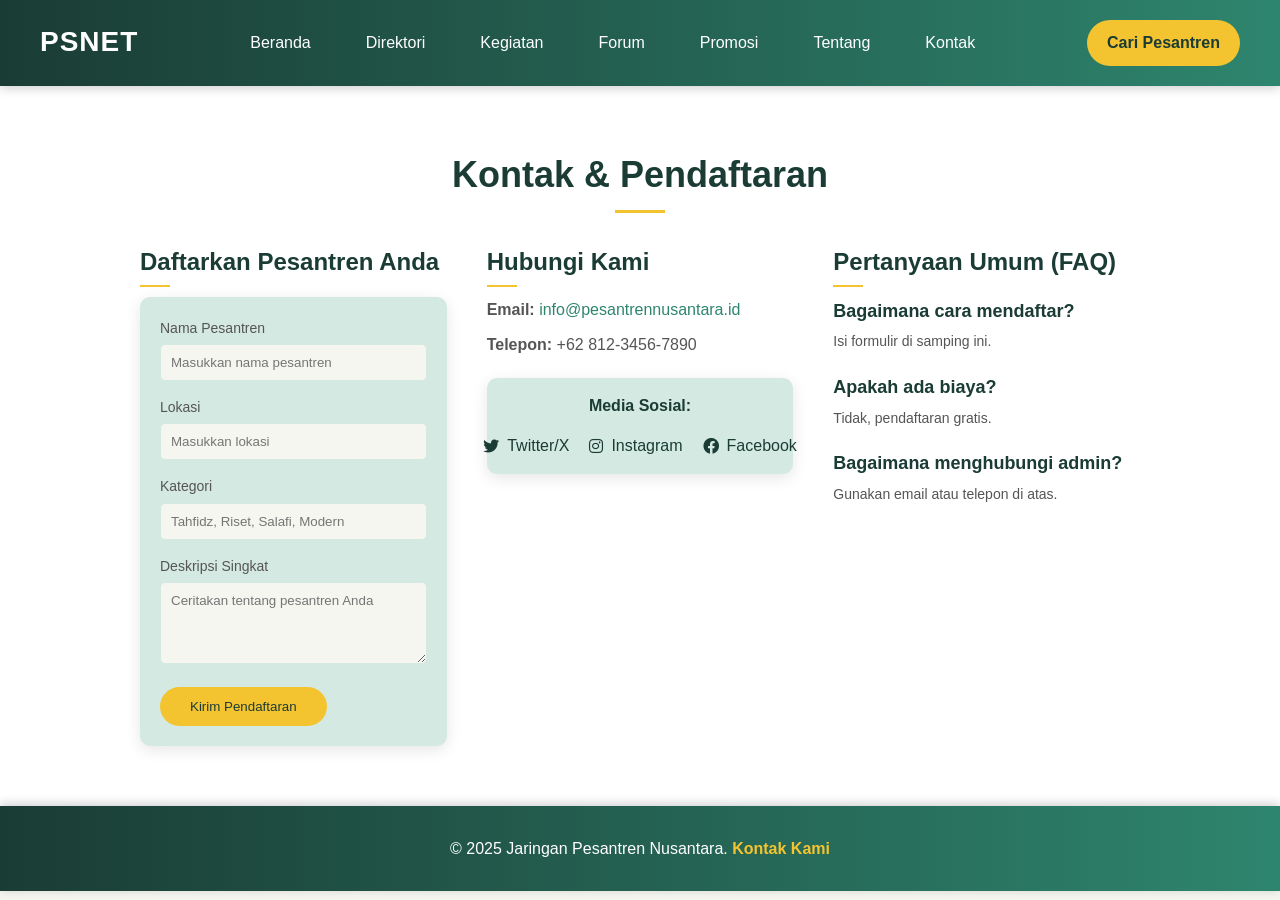
<file: kontak.html>
<!DOCTYPE html>
<html lang="id">
<head>
    <meta charset="UTF-8">
    <meta name="viewport" content="width=device-width, initial-scale=1.0">
    <title>Kontak & Pendaftaran</title>
    <style>
        * { margin: 0; padding: 0; box-sizing: border-box; font-family: 'Poppins', sans-serif; }
        body { background-color: #f5f6f0; color: #333; line-height: 1.6; }
        header { background: linear-gradient(90deg, #1a3c34 0%, #2e856e 100%); padding: 20px 40px; display: flex; justify-content: space-between; align-items: center; box-shadow: 0 2px 10px rgba(0, 0, 0, 0.2); position: sticky; top: 0; z-index: 100; }
        header .logo { font-size: 28px; font-weight: 700; color: #fff; text-transform: uppercase; letter-spacing: 1px; }
        header nav ul { list-style: none; display: flex; gap: 25px; }
        header nav ul li a { color: #fff; text-decoration: none; font-size: 16px; padding: 8px 15px; border-radius: 5px; transition: background 0.3s, color 0.3s; }
        header nav ul li a:hover { background: #f4c430; color: #1a3c34; }
        .cta-btn { background-color: #f4c430; padding: 10px 20px; border-radius: 25px; color: #1a3c34; font-weight: bold; text-decoration: none; transition: transform 0.3s; }
        .cta-btn:hover { transform: scale(1.05); }
        .contact { padding: 60px 40px; text-align: center; background: #fff; }
        .contact h1 { font-size: 36px; color: #1a3c34; margin-bottom: 40px; position: relative; }
        .contact h1::after { content: ''; width: 50px; height: 3px; background: #f4c430; position: absolute; bottom: -10px; left: 50%; transform: translateX(-50%); }
        .contact-content { max-width: 1000px; margin: 0 auto; display: flex; flex-wrap: wrap; gap: 40px; justify-content: center; }
        .contact-form, .contact-info, .faq { flex: 1; min-width: 300px; text-align: left; }
        .contact-form h2, .contact-info h2, .faq h2 { font-size: 24px; color: #1a3c34; margin-bottom: 15px; position: relative; }
        .contact-form h2::after, .contact-info h2::after, .faq h2::after { content: ''; width: 30px; height: 2px; background: #f4c430; position: absolute; bottom: -5px; left: 0; }
        .contact-form form { background: #d4e9e2; padding: 20px; border-radius: 10px; box-shadow: 0 4px 15px rgba(0, 0, 0, 0.1); }
        .contact-form label { display: block; font-size: 14px; color: #555; margin-bottom: 5px; }
        .contact-form input, .contact-form textarea { width: 100%; padding: 10px; margin-bottom: 15px; border: 1px solid #d4e9e2; border-radius: 5px; background: #f5f6f0; }
        .contact-form textarea { resize: vertical; }
        .contact-form button { padding: 12px 30px; background-color: #f4c430; color: #1a3c34; border: none; border-radius: 25px; cursor: pointer; transition: transform 0.3s; }
        .contact-form button:hover { transform: scale(1.05); }
        .contact-info p { font-size: 16px; color: #555; margin-bottom: 10px; }
        .contact-info a { color: #2e856e; text-decoration: none; transition: color 0.3s; }
        .contact-info a:hover { color: #f4c430; }
        .social-media { text-align: center; margin: 20px 0; padding: 15px; background: #d4e9e2; border-radius: 10px; box-shadow: 0 4px 15px rgba(0, 0, 0, 0.1); }
        .social-media p { font-size: 16px; color: #1a3c34; font-weight: bold; margin-bottom: 15px; }
        .social-icons { display: flex; justify-content: center; gap: 20px; }
        .social-icons a { text-decoration: none; color: #1a3c34; transition: transform 0.3s, color 0.3s; display: flex; align-items: center; gap: 8px; }
        .social-icons a:hover { color: #f4c430; transform: scale(1.1); }
        .faq-item { margin-bottom: 20px; }
        .faq-item h3 { font-size: 18px; color: #1a3c34; margin-bottom: 5px; }
        .faq-item p { font-size: 14px; color: #555; }
        footer { background: linear-gradient(90deg, #1a3c34 0%, #2e856e 100%); color: #fff; padding: 30px; text-align: center; box-shadow: 0 -2px 10px rgba(0, 0, 0, 0.2); }
        footer a { color: #f4c430; text-decoration: none; font-weight: bold; transition: color 0.3s; }
        footer a:hover { color: #fff; }
        @media (max-width: 768px) {
            header { flex-direction: column; padding: 15px; }
            header nav ul { margin-top: 15px; flex-wrap: wrap; justify-content: center; }
            .contact-content { flex-direction: column; align-items: center; }
            .contact-form, .contact-info, .faq { width: 100%; max-width: 400px; }
            .social-icons { flex-direction: column; gap: 10px; }
            .social-icons a { display: block; padding: 10px; }
        }
    </style>
    <!-- Tambahkan Font Awesome untuk ikon media sosial -->
    <link rel="stylesheet" href="https://cdnjs.cloudflare.com/ajax/libs/font-awesome/6.0.0-beta3/css/all.min.css">
</head>
<body>
    <header>
        <div class="logo">PSNet</div>
        <nav>
            <ul>
                <li><a href="index.html">Beranda</a></li>
                <li><a href="direktori.html">Direktori</a></li>
                <li><a href="kegiatan.html">Kegiatan</a></li>
                <li><a href="forum.html">Forum</a></li>
                <li><a href="promosi.html">Promosi</a></li>
                <li><a href="tentang.html">Tentang</a></li>
                <li><a href="kontak.html">Kontak</a></li>
            </ul>
        </nav>
        <a href="cari.html" class="cta-btn">Cari Pesantren</a>
    </header>
    <section class="contact">
        <h1>Kontak & Pendaftaran</h1>
        <div class="contact-content">
            <div class="contact-form">
                <h2>Daftarkan Pesantren Anda</h2>
                <form id="registration-form">
                    <label for="name">Nama Pesantren</label><input type="text" id="name" name="name" placeholder="Masukkan nama pesantren" required>
                    <label for="location">Lokasi</label><input type="text" id="location" name="location" placeholder="Masukkan lokasi" required>
                    <label for="category">Kategori</label><input type="text" id="category" name="category" placeholder="Tahfidz, Riset, Salafi, Modern" required>
                    <label for="message">Deskripsi Singkat</label><textarea id="message" name="message" rows="4" placeholder="Ceritakan tentang pesantren Anda" required></textarea>
                    <button type="submit">Kirim Pendaftaran</button>
                </form>
            </div>
            <div class="contact-info">
                <h2>Hubungi Kami</h2>
                <p><strong>Email:</strong> <a href="mailto:info@pesantrennusantara.id">info@pesantrennusantara.id</a></p>
                <p><strong>Telepon:</strong> +62 812-3456-7890</p>
                <div class="social-media">
                    <p>Media Sosial:</p>
                    <div class="social-icons">
                        <a href="#" target="_blank"><i class="fab fa-twitter"></i> Twitter/X</a>
                        <a href="#" target="_blank"><i class="fab fa-instagram"></i> Instagram</a>
                        <a href="#" target="_blank"><i class="fab fa-facebook"></i> Facebook</a>
                    </div>
                </div>
            </div>
            <div class="faq">
                <h2>Pertanyaan Umum (FAQ)</h2>
                <div class="faq-item"><h3>Bagaimana cara mendaftar?</h3><p>Isi formulir di samping ini.</p></div>
                <div class="faq-item"><h3>Apakah ada biaya?</h3><p>Tidak, pendaftaran gratis.</p></div>
                <div class="faq-item"><h3>Bagaimana menghubungi admin?</h3><p>Gunakan email atau telepon di atas.</p></div>
            </div>
        </div>
    </section>
    <footer>
        <p>© 2025 Jaringan Pesantren Nusantara. <a href="kontak.html">Kontak Kami</a></p>
    </footer>
    <script>
        document.getElementById('registration-form').addEventListener('submit', (e) => {
            e.preventDefault();
            const name = document.getElementById('name').value;
            const location = document.getElementById('location').value;
            const category = document.getElementById('category').value;
            const message = document.getElementById('message').value;
            if (name && location && category && message) {
                alert(`Pendaftaran berhasil!\nNama: ${name}\nLokasi: ${location}\nKategori: ${category}\nDeskripsi: ${message}`);
                document.getElementById('registration-form').reset();
            } else {
                alert('Harap isi semua kolom!');
            }
        });
    </script>
</body>
</html>
</file>
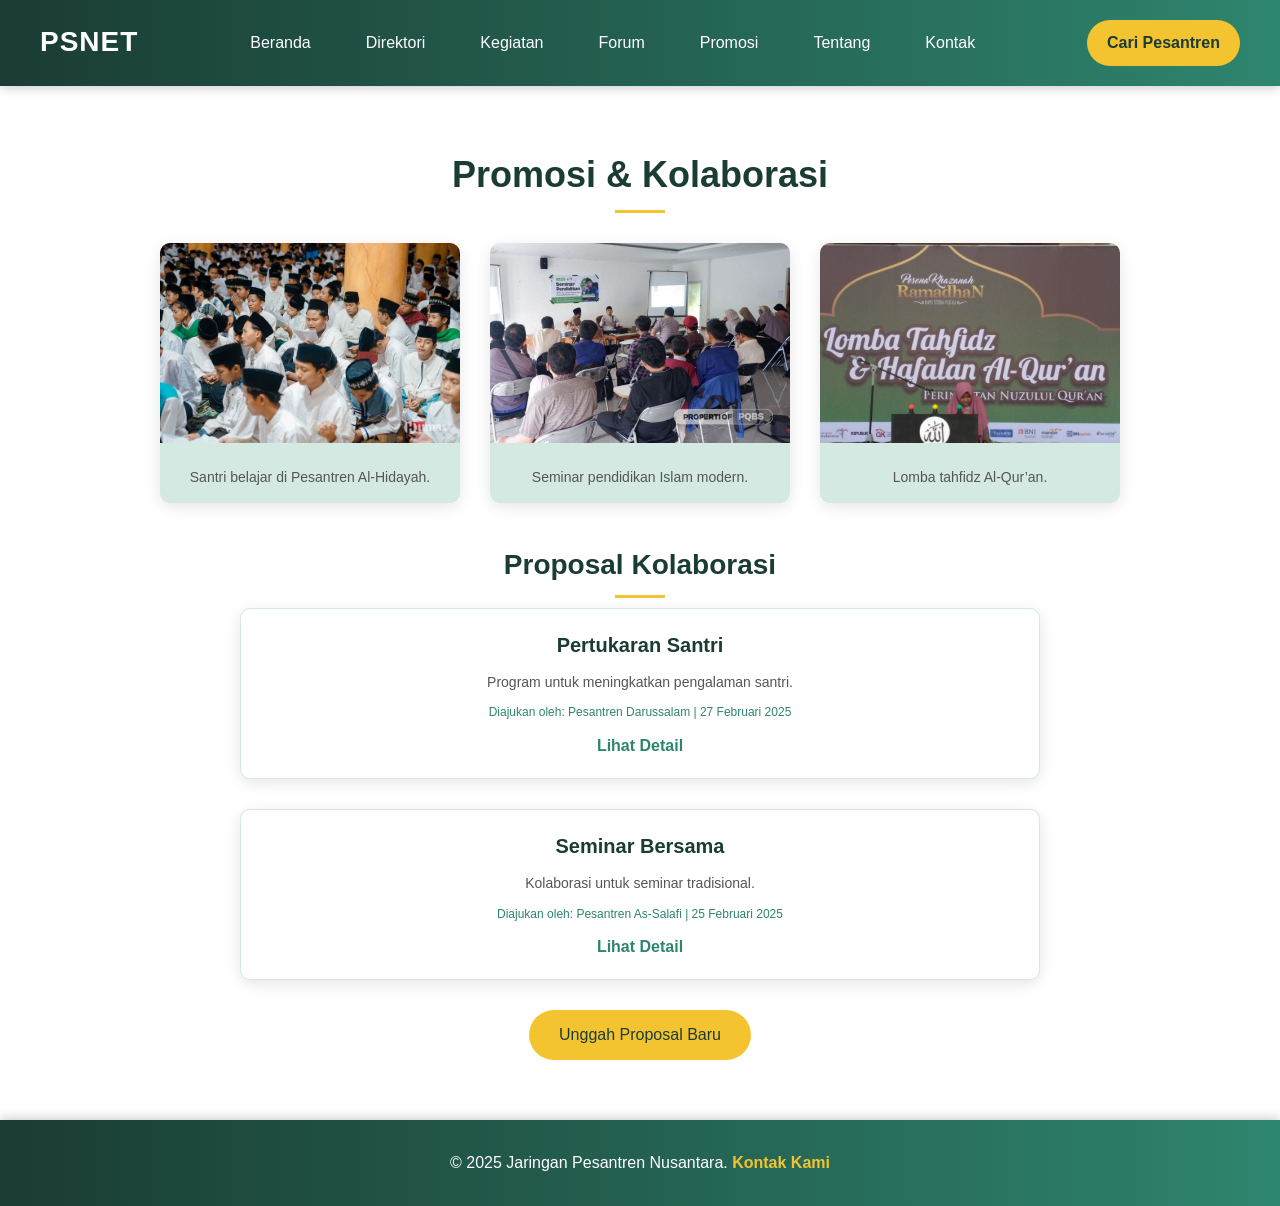
<file: promosi.html>
<!DOCTYPE html>
<html lang="id">
<head>
    <meta charset="UTF-8">
    <meta name="viewport" content="width=device-width, initial-scale=1.0">
    <title>Promosi & Kolaborasi</title>
    <style>
        * { margin: 0; padding: 0; box-sizing: border-box; font-family: 'Poppins', sans-serif; }
        body { background-color: #f5f6f0; color: #333; line-height: 1.6; }
        header { background: linear-gradient(90deg, #1a3c34 0%, #2e856e 100%); padding: 20px 40px; display: flex; justify-content: space-between; align-items: center; box-shadow: 0 2px 10px rgba(0, 0, 0, 0.2); position: sticky; top: 0; z-index: 100; }
        header .logo { font-size: 28px; font-weight: 700; color: #fff; text-transform: uppercase; letter-spacing: 1px; }
        header nav ul { list-style: none; display: flex; gap: 25px; }
        header nav ul li a { color: #fff; text-decoration: none; font-size: 16px; padding: 8px 15px; border-radius: 5px; transition: background 0.3s, color 0.3s; }
        header nav ul li a:hover { background: #f4c430; color: #1a3c34; }
        .cta-btn { background-color: #f4c430; padding: 10px 20px; border-radius: 25px; color: #1a3c34; font-weight: bold; text-decoration: none; transition: transform 0.3s; }
        .cta-btn:hover { transform: scale(1.05); }
        .promo { padding: 60px 40px; text-align: center; background: #fff; }
        .promo h1 { font-size: 36px; color: #1a3c34; margin-bottom: 40px; position: relative; }
        .promo h1::after { content: ''; width: 50px; height: 3px; background: #f4c430; position: absolute; bottom: -10px; left: 50%; transform: translateX(-50%); }
        .promo-gallery { display: flex; justify-content: center; gap: 30px; flex-wrap: wrap; margin-bottom: 40px; }
        .gallery-item { width: 300px; background: #d4e9e2; border-radius: 10px; overflow: hidden; box-shadow: 0 4px 15px rgba(0, 0, 0, 0.1); transition: transform 0.3s; }
        .gallery-item:hover { transform: scale(1.05); }
        .gallery-item img { width: 100%; height: 200px; object-fit: cover; }
        .gallery-item p { padding: 15px; font-size: 14px; color: #555; }
        .promo-collaboration { max-width: 800px; margin: 0 auto; }
        .promo-collaboration h2 { font-size: 28px; color: #1a3c34; margin-bottom: 20px; position: relative; }
        .promo-collaboration h2::after { content: ''; width: 50px; height: 3px; background: #f4c430; position: absolute; bottom: -10px; left: 50%; transform: translateX(-50%); }
        .collaboration-list { display: flex; flex-direction: column; gap: 30px; }
        .collaboration-card { background: #fff; border: 1px solid #d4e9e2; border-radius: 10px; padding: 20px; box-shadow: 0 4px 15px rgba(0, 0, 0, 0.1); transition: transform 0.3s; }
        .collaboration-card:hover { transform: translateY(-10px); }
        .collaboration-card h3 { font-size: 20px; color: #1a3c34; margin-bottom: 10px; }
        .collaboration-card p { font-size: 14px; color: #555; margin-bottom: 10px; }
        .collaboration-card .meta { font-size: 12px; color: #2e856e; margin-bottom: 10px; }
        .collaboration-card a { color: #2e856e; text-decoration: none; font-weight: bold; transition: color 0.3s; }
        .collaboration-card a:hover { color: #f4c430; }
        .upload-btn { display: inline-block; margin-top: 30px; padding: 12px 30px; background-color: #f4c430; color: #1a3c34; text-decoration: none; border-radius: 25px; transition: transform 0.3s; }
        .upload-btn:hover { transform: scale(1.05); }
        footer { background: linear-gradient(90deg, #1a3c34 0%, #2e856e 100%); color: #fff; padding: 30px; text-align: center; box-shadow: 0 -2px 10px rgba(0, 0, 0, 0.2); }
        footer a { color: #f4c430; text-decoration: none; font-weight: bold; transition: color 0.3s; }
        footer a:hover { color: #fff; }
        @media (max-width: 768px) {
            header { flex-direction: column; padding: 15px; }
            header nav ul { margin-top: 15px; flex-wrap: wrap; justify-content: center; }
            .gallery-item { width: 100%; max-width: 300px; }
        }
    </style>
</head>
<body>
    <header>
        <div class="logo">PSNet</div>
        <nav>
            <ul>
                <li><a href="index.html">Beranda</a></li>
                <li><a href="direktori.html">Direktori</a></li>
                <li><a href="kegiatan.html">Kegiatan</a></li>
                <li><a href="forum.html">Forum</a></li>
                <li><a href="promosi.html">Promosi</a></li>
                <li><a href="tentang.html">Tentang</a></li>
                <li><a href="kontak.html">Kontak</a></li>
            </ul>
        </nav>
        <a href="cari.html" class="cta-btn">Cari Pesantren</a>
    </header>
    <section class="promo">
        <h1>Promosi & Kolaborasi</h1>
        <div class="promo-gallery">
            <div class="gallery-item"><img src="img/kegiatan.jpg" alt="Kegiatan"><p>Santri belajar di Pesantren Al-Hidayah.</p></div>
            <div class="gallery-item"><img src="img/seminar.jpg" alt="Seminar"><p>Seminar pendidikan Islam modern.</p></div>
            <div class="gallery-item"><img src="img/lomba.jpg" alt="Tahfidz"><p>Lomba tahfidz Al-Qur’an.</p></div>
        </div>
        <div class="promo-collaboration">
            <h2>Proposal Kolaborasi</h2>
            <div class="collaboration-list">
                <div class="collaboration-card"><h3>Pertukaran Santri</h3><p>Program untuk meningkatkan pengalaman santri.</p><div class="meta">Diajukan oleh: Pesantren Darussalam | 27 Februari 2025</div><a href="#">Lihat Detail</a></div>
                <div class="collaboration-card"><h3>Seminar Bersama</h3><p>Kolaborasi untuk seminar tradisional.</p><div class="meta">Diajukan oleh: Pesantren As-Salafi | 25 Februari 2025</div><a href="#">Lihat Detail</a></div>
            </div>
            <a href="#" class="upload-btn" onclick="uploadProposal()">Unggah Proposal Baru</a>
        </div>
    </section>
    <footer>
        <p>© 2025 Jaringan Pesantren Nusantara. <a href="kontak.html">Kontak Kami</a></p>
    </footer>
    <script>
        function uploadProposal() { alert('Fitur unggah proposal sedang dalam pengembangan!'); }
    </script>
</body>
</html>
</file>
